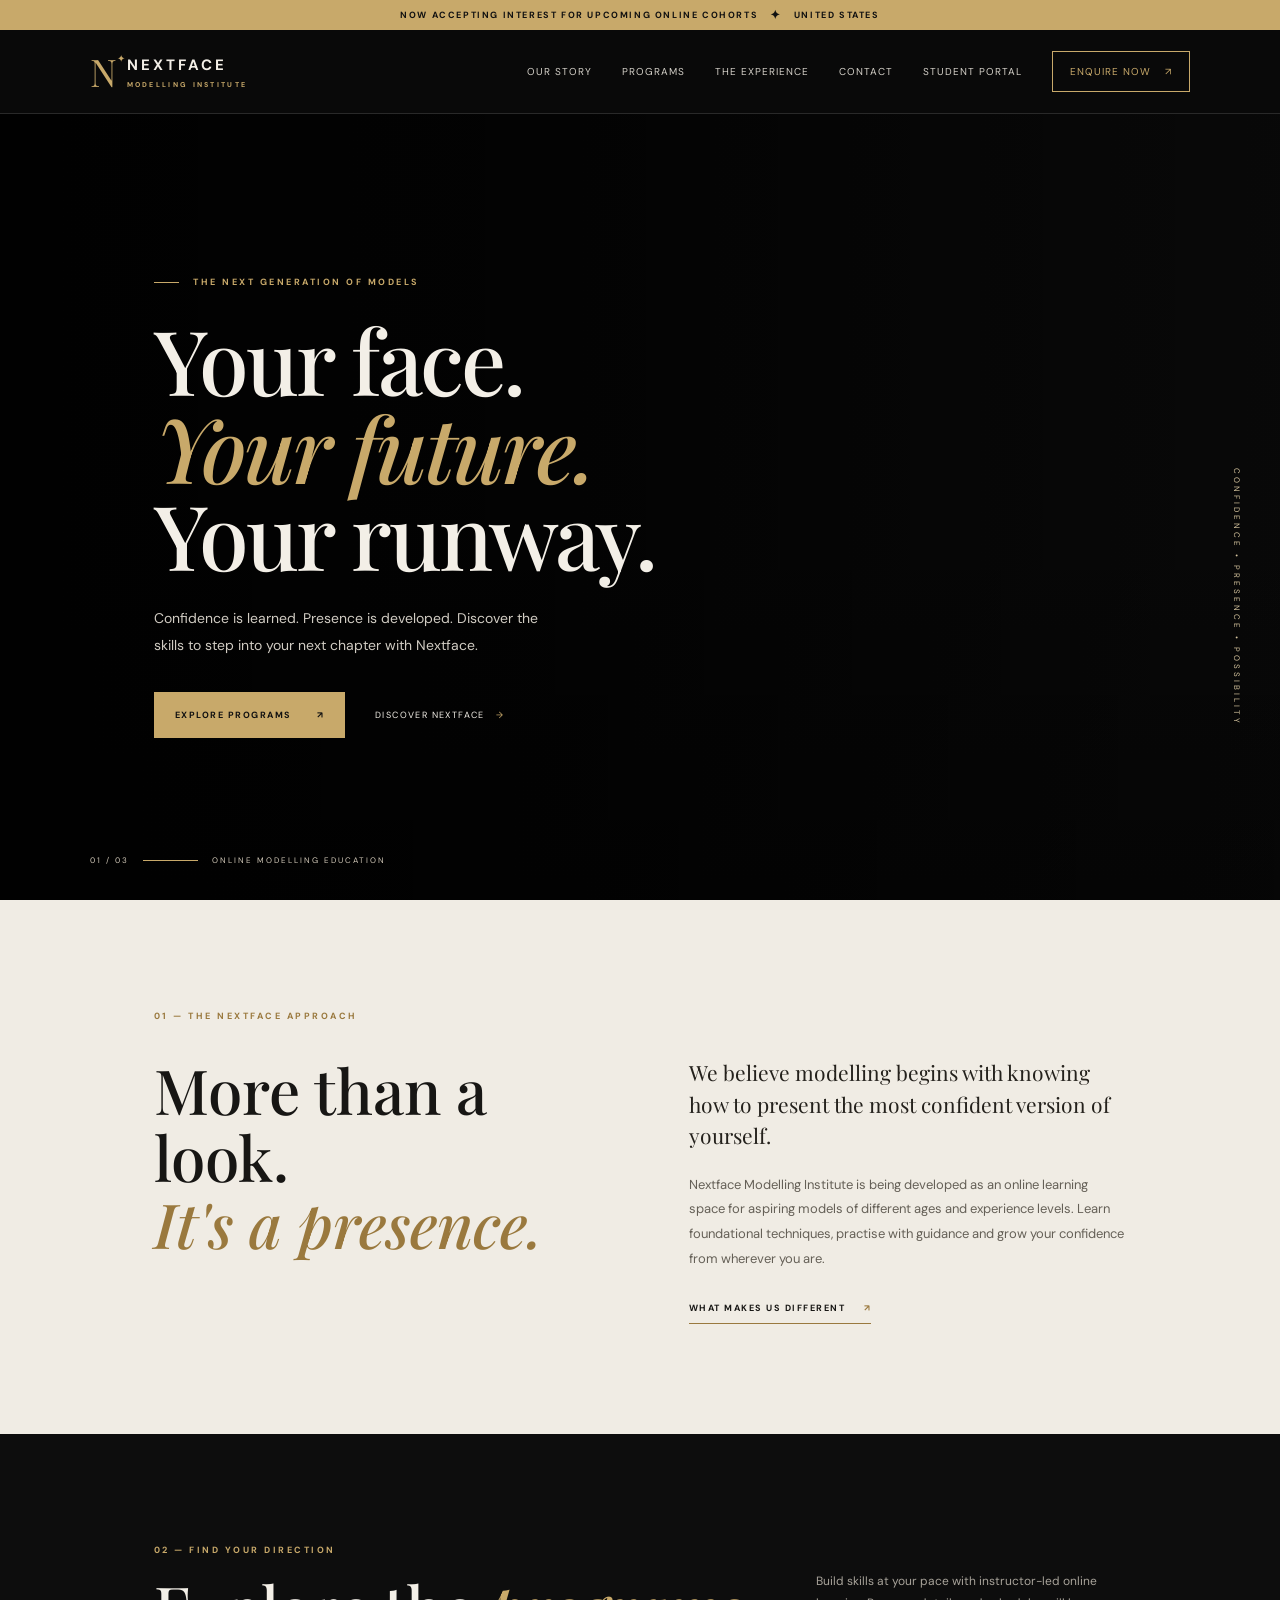
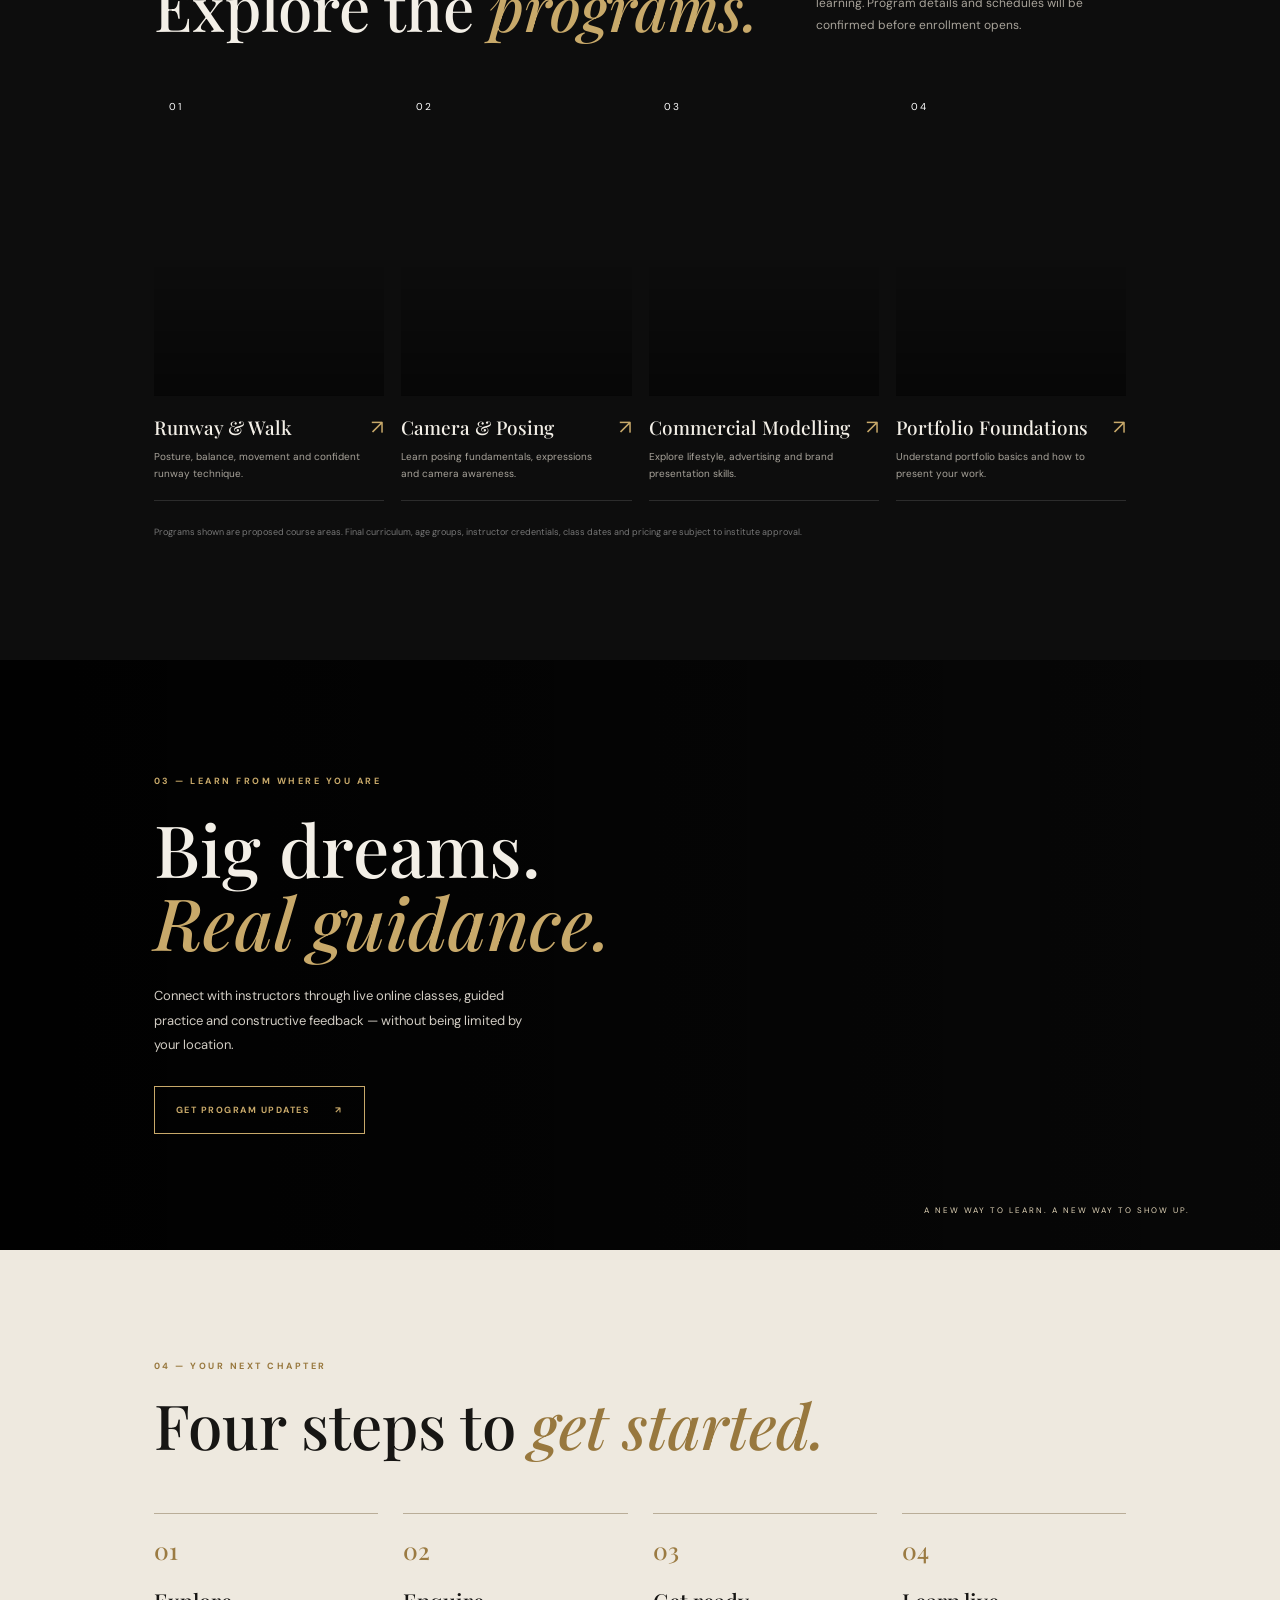
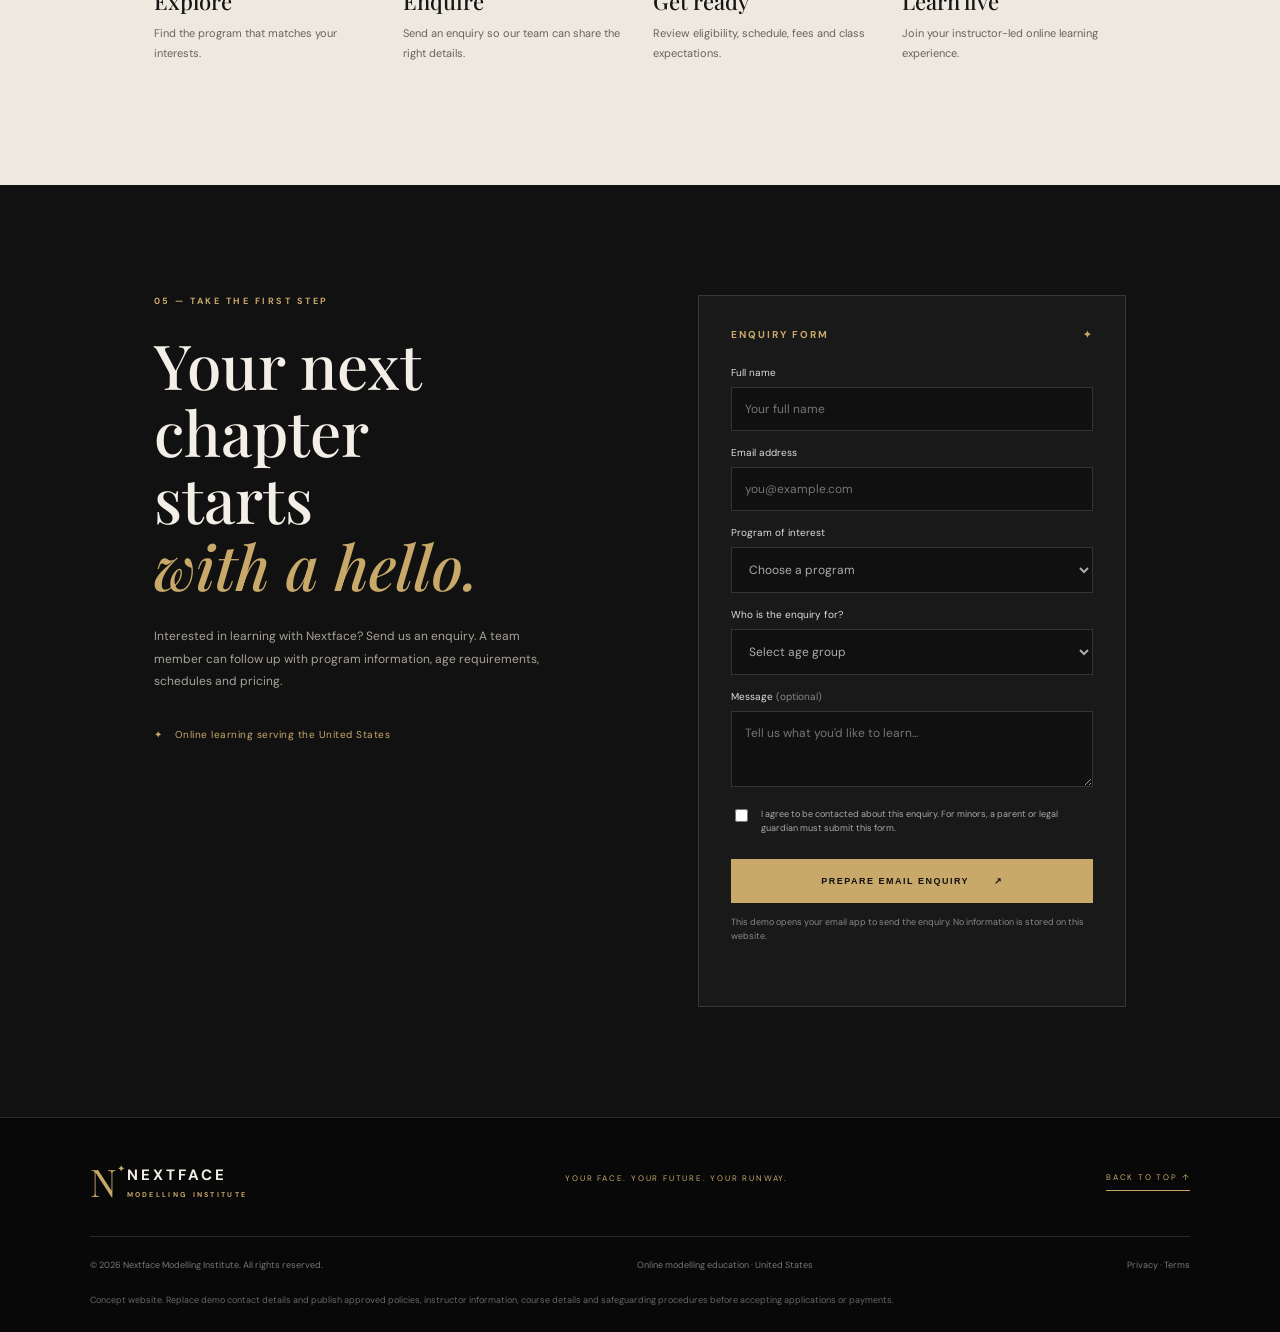
<file: index.html>
<!DOCTYPE html>
<html lang="en">
<head>
  <meta charset="UTF-8">
  <meta name="viewport" content="width=device-width, initial-scale=1.0">
  <meta name="description" content="Nextface Modelling Institute — develop your confidence, presence and modelling skills through live online training.">
  <meta name="theme-color" content="#090909">
  <title>Nextface Modelling Institute | Your Face. Your Future.</title>
  <link rel="preconnect" href="https://fonts.googleapis.com">
  <link rel="preconnect" href="https://fonts.gstatic.com" crossorigin>
  <link href="https://fonts.googleapis.com/css2?family=DM+Sans:wght@400;500;600;700&family=Playfair+Display:wght@500;600;700&display=swap" rel="stylesheet">
  <link rel="stylesheet" href="styles.css">
</head>
<body>
  <div class="announcement">NOW ACCEPTING INTEREST FOR UPCOMING ONLINE COHORTS <span>✦</span> UNITED STATES</div>
  <header class="site-header">
    <a class="brand" href="#home" aria-label="Nextface home">
      <span class="brand-mark">N<span>✦</span></span>
      <span class="brand-name">NEXTFACE<small>MODELLING INSTITUTE</small></span>
    </a>
    <button class="menu-toggle" aria-label="Open navigation" aria-expanded="false">☰</button>
    <nav class="nav">
      <a href="#about">Our Story</a><a href="#programs">Programs</a><a href="#experience">The Experience</a><a href="#contact">Contact</a><a href="auth.html">Student Portal</a>
      <a class="nav-cta" href="#apply">ENQUIRE NOW <span>↗</span></a>
    </nav>
  </header>

  <main>
    <section class="hero" id="home">
      <div class="hero-image"></div>
      <div class="hero-shade"></div>
      <div class="hero-content">
        <p class="eyebrow"><span></span> THE NEXT GENERATION OF MODELS</p>
        <h1>Your face.<br><em>Your future.</em><br>Your runway.</h1>
        <p class="hero-copy">Confidence is learned. Presence is developed. Discover the skills to step into your next chapter with Nextface.</p>
        <div class="hero-actions"><a class="button button-gold" href="#programs">EXPLORE PROGRAMS <span>↗</span></a><a class="text-link" href="#about">DISCOVER NEXTFACE <span>→</span></a></div>
      </div>
      <div class="hero-note"><span>01 / 03</span><i></i> ONLINE MODELLING EDUCATION</div>
      <div class="vertical-word">CONFIDENCE • PRESENCE • POSSIBILITY</div>
    </section>

    <section class="intro section-pad" id="about">
      <div class="section-kicker">01 — THE NEXTFACE APPROACH</div>
      <div class="intro-grid">
        <h2>More than a look.<br><em>It's a presence.</em></h2>
        <div class="intro-text"><p class="lead">We believe modelling begins with knowing how to present the most confident version of yourself.</p><p>Nextface Modelling Institute is being developed as an online learning space for aspiring models of different ages and experience levels. Learn foundational techniques, practise with guidance and grow your confidence from wherever you are.</p><a class="under-link" href="#experience">WHAT MAKES US DIFFERENT <span>↗</span></a></div>
      </div>
    </section>

    <section class="programs section-pad" id="programs">
      <div class="section-top"><div><div class="section-kicker">02 — FIND YOUR DIRECTION</div><h2>Explore the <em>programs.</em></h2></div><p>Build skills at your pace with instructor-led online learning. Program details and schedules will be confirmed before enrollment opens.</p></div>
      <div class="program-grid">
        <article class="program-card">
          <div class="program-photo photo-runway"><span>01</span></div><div class="program-info"><div><h3>Runway & Walk</h3><p>Posture, balance, movement and confident runway technique.</p></div><span class="round-arrow">↗</span></div>
        </article>
        <article class="program-card">
          <div class="program-photo photo-camera"><span>02</span></div><div class="program-info"><div><h3>Camera & Posing</h3><p>Learn posing fundamentals, expressions and camera awareness.</p></div><span class="round-arrow">↗</span></div>
        </article>
        <article class="program-card">
          <div class="program-photo photo-commercial"><span>03</span></div><div class="program-info"><div><h3>Commercial Modelling</h3><p>Explore lifestyle, advertising and brand presentation skills.</p></div><span class="round-arrow">↗</span></div>
        </article>
        <article class="program-card">
          <div class="program-photo photo-portfolio"><span>04</span></div><div class="program-info"><div><h3>Portfolio Foundations</h3><p>Understand portfolio basics and how to present your work.</p></div><span class="round-arrow">↗</span></div>
        </article>
      </div>
      <p class="fine-print">Programs shown are proposed course areas. Final curriculum, age groups, instructor credentials, class dates and pricing are subject to institute approval.</p>
    </section>

    <section class="quote-band" id="experience">
      <div class="quote-image"></div><div class="quote-overlay"></div>
      <div class="quote-content"><div class="section-kicker">03 — LEARN FROM WHERE YOU ARE</div><h2>Big dreams.<br><em>Real guidance.</em></h2><p>Connect with instructors through live online classes, guided practice and constructive feedback — without being limited by your location.</p><a class="button button-outline" href="#apply">GET PROGRAM UPDATES <span>↗</span></a></div>
      <div class="quote-caption">A NEW WAY TO LEARN. A NEW WAY TO SHOW UP.</div>
    </section>

    <section class="steps section-pad">
      <div class="section-kicker">04 — YOUR NEXT CHAPTER</div><h2>Four steps to <em>get started.</em></h2>
      <div class="steps-grid">
        <div><b>01</b><h3>Explore</h3><p>Find the program that matches your interests.</p></div>
        <div><b>02</b><h3>Enquire</h3><p>Send an enquiry so our team can share the right details.</p></div>
        <div><b>03</b><h3>Get ready</h3><p>Review eligibility, schedule, fees and class expectations.</p></div>
        <div><b>04</b><h3>Learn live</h3><p>Join your instructor-led online learning experience.</p></div>
      </div>
    </section>

    <section class="apply-section section-pad" id="apply">
      <div class="apply-copy"><div class="section-kicker">05 — TAKE THE FIRST STEP</div><h2>Your next chapter<br>starts <em>with a hello.</em></h2><p>Interested in learning with Nextface? Send us an enquiry. A team member can follow up with program information, age requirements, schedules and pricing.</p><div class="contact-detail"><span>✦</span> Online learning serving the United States</div></div>
      <form class="enquiry-form" id="enquiryForm">
        <div class="form-heading">ENQUIRY FORM <span>✦</span></div>
        <label for="name">Full name</label><input id="name" name="name" type="text" placeholder="Your full name" required>
        <label for="email">Email address</label><input id="email" name="email" type="email" placeholder="you@example.com" required>
        <label for="interest">Program of interest</label><select id="interest" name="interest" required><option value="">Choose a program</option><option>Runway & Walk</option><option>Camera & Posing</option><option>Commercial Modelling</option><option>Portfolio Foundations</option><option>I'm not sure yet</option></select>
        <label for="agegroup">Who is the enquiry for?</label><select id="agegroup" name="agegroup" required><option value="">Select age group</option><option>Adult (18+)</option><option>Teen (13–17) — parent/guardian enquiry</option><option>Child (under 13) — parent/guardian enquiry</option></select>
        <label for="message">Message <span class="optional">(optional)</span></label><textarea id="message" name="message" rows="3" placeholder="Tell us what you'd like to learn..."></textarea>
        <label class="consent"><input type="checkbox" id="consent" required><span>I agree to be contacted about this enquiry. For minors, a parent or legal guardian must submit this form.</span></label>
        <button class="button button-gold submit-button" type="submit">PREPARE EMAIL ENQUIRY <span>↗</span></button>
        <p class="form-note">This demo opens your email app to send the enquiry. No information is stored on this website.</p>
        <p class="form-status" id="formStatus" role="status"></p>
      </form>
    </section>
  </main>

  <footer id="contact">
    <div class="footer-top"><a class="brand footer-brand" href="#home"><span class="brand-mark">N<span>✦</span></span><span class="brand-name">NEXTFACE<small>MODELLING INSTITUTE</small></span></a><p>YOUR FACE. YOUR FUTURE. YOUR RUNWAY.</p><a href="#home" class="back-top">BACK TO TOP ↑</a></div>
    <div class="footer-bottom"><span>© <span id="year"></span> Nextface Modelling Institute. All rights reserved.</span><span>Online modelling education · United States</span><span>Privacy · Terms</span></div>
    <p class="disclaimer">Concept website. Replace demo contact details and publish approved policies, instructor information, course details and safeguarding procedures before accepting applications or payments.</p>
  </footer>
  <script type="module" src="index.js"></script>
</body>
</html>
</file>
<file: styles.css>
*{box-sizing:border-box} :root{--black:#090909;--panel:#111;--gold:#c8a96a;--gold-light:#e2ca91;--cream:#f3efe7;--muted:#a8a39a;--line:rgba(255,255,255,.13)} html{scroll-behavior:smooth;scroll-padding-top:90px} body{margin:0;background:var(--black);color:var(--cream);font-family:"DM Sans",sans-serif} a{color:inherit;text-decoration:none}.announcement{height:30px;background:var(--gold);color:#111;display:flex;justify-content:center;align-items:center;gap:12px;font-size:9px;font-weight:700;letter-spacing:1.6px}.announcement span{font-size:12px}.site-header{height:84px;padding:0 7%;display:flex;align-items:center;justify-content:space-between;background:#090909;position:sticky;top:0;z-index:20;border-bottom:1px solid var(--line)}.brand{display:flex;align-items:center;gap:10px}.brand-mark{font-family:"Playfair Display",serif;font-size:38px;color:var(--gold);line-height:1;position:relative}.brand-mark span{font-family:Arial;font-size:10px;position:absolute;right:-8px;top:1px}.brand-name{font-size:15px;letter-spacing:3px;font-weight:700}.brand-name small{display:block;font-size:7px;letter-spacing:2.3px;color:var(--gold);margin-top:5px}.nav{display:flex;align-items:center;gap:30px;font-size:10px;letter-spacing:1px;text-transform:uppercase}.nav a:not(.nav-cta){color:#d4d0c8}.nav a:hover,.text-link:hover{color:var(--gold)}.nav-cta{border:1px solid var(--gold);padding:13px 17px;color:var(--gold)}.nav-cta span{margin-left:10px}.menu-toggle{display:none;background:none;border:0;color:var(--gold);font-size:26px}.hero{min-height:680px;height:calc(100vh - 114px);max-height:850px;position:relative;display:flex;align-items:center;overflow:hidden}.hero-image{position:absolute;inset:0;background:url("https://images.unsplash.com/photo-1539109136881-3be0616acf4b?auto=format&fit=crop&w=2200&q=85") center 35%/cover no-repeat;filter:grayscale(100%)}.hero-shade{position:absolute;inset:0;background:linear-gradient(90deg,rgba(0,0,0,.91) 0%,rgba(0,0,0,.7) 42%,rgba(0,0,0,.08) 100%),linear-gradient(0deg,rgba(0,0,0,.35),transparent 50%)}.hero-content{position:relative;margin-left:12%;max-width:610px;padding:70px 0}.eyebrow,.section-kicker{font-size:9px;letter-spacing:2.5px;color:var(--gold);font-weight:700}.eyebrow span{display:inline-block;width:25px;height:1px;background:var(--gold);vertical-align:middle;margin-right:10px}h1,h2,h3,p{margin-top:0}h1,h2{font-family:"Playfair Display",serif;font-weight:500}h1{font-size:clamp(58px,7vw,100px);line-height:.98;letter-spacing:-3px;margin:27px 0}h1 em,h2 em{color:var(--gold);font-weight:500}.hero-copy{max-width:390px;color:#d1ccc3;font-size:14px;line-height:1.9}.hero-actions{display:flex;align-items:center;gap:30px;margin-top:34px}.button{display:inline-flex;align-items:center;justify-content:center;gap:25px;padding:17px 21px;font-size:9px;font-weight:700;letter-spacing:1.5px;border:0;cursor:pointer}.button-gold{background:var(--gold);color:#111}.button-gold:hover{background:var(--gold-light)}.text-link{font-size:9px;letter-spacing:1.4px}.text-link span{color:var(--gold);margin-left:8px}.hero-note{position:absolute;bottom:35px;left:7%;font-size:8px;letter-spacing:2px;color:#d1c8b8;display:flex;align-items:center;gap:14px}.hero-note i{width:55px;height:1px;background:var(--gold)}.vertical-word{position:absolute;right:3%;top:45%;writing-mode:vertical-rl;font-size:8px;letter-spacing:3px;color:#d6c59f}.section-pad{padding:110px 12%}.intro{background:#f0ece4;color:#171614}.intro .section-kicker{color:#9a793e}.intro-grid{display:grid;grid-template-columns:1fr 1fr;gap:10%;margin-top:35px}.intro h2,.section-top h2,.steps h2,.apply-copy h2{font-size:clamp(38px,5vw,62px);line-height:1.08;margin:0}.intro h2 em{color:#9a793e}.intro-text{max-width:480px}.intro-text p{font-size:13px;line-height:1.9;color:#656057}.intro-text .lead{font-family:"Playfair Display",serif;font-size:21px;line-height:1.5;color:#24211c}.under-link{display:inline-block;margin-top:18px;padding-bottom:9px;border-bottom:1px solid #9a793e;font-size:9px;letter-spacing:1.5px;font-weight:700}.under-link span{margin-left:15px;color:#9a793e}.programs{background:#0d0d0d}.section-top{display:flex;align-items:end;justify-content:space-between;gap:40px;margin-bottom:45px}.section-top h2{margin-top:18px}.section-top>p{max-width:310px;color:var(--muted);font-size:12px;line-height:1.8;margin-bottom:5px}.program-grid{display:grid;grid-template-columns:repeat(4,1fr);gap:17px}.program-card{min-width:0}.program-photo{height:310px;position:relative;background-size:cover;background-position:center;filter:grayscale(100%)}.program-photo:after{content:"";position:absolute;inset:0;background:linear-gradient(0deg,rgba(0,0,0,.5),transparent 45%)}.program-photo>span{position:absolute;z-index:1;top:14px;left:15px;color:#fff;font-size:10px;letter-spacing:2px}.photo-runway{background-image:url("https://images.unsplash.com/photo-1509631179647-0177331693ae?auto=format&fit=crop&w=700&q=80")}.photo-camera{background-image:url("https://images.unsplash.com/photo-1529139574466-a303027c1d8b?auto=format&fit=crop&w=700&q=80")}.photo-commercial{background-image:url("https://images.unsplash.com/photo-1534528741775-53994a69daeb?auto=format&fit=crop&w=700&q=80")}.photo-portfolio{background-image:url("https://images.unsplash.com/photo-1531123897727-8f129e1688ce?auto=format&fit=crop&w=700&q=80")}.program-info{padding:18px 0;display:flex;justify-content:space-between;gap:10px;border-bottom:1px solid var(--line)}.program-info h3{font-family:"Playfair Display",serif;font-size:19px;font-weight:500;margin:0 0 8px}.program-info p{font-size:10px;line-height:1.7;color:var(--muted);margin:0}.round-arrow{color:var(--gold);font-size:20px}.fine-print{font-size:9px;line-height:1.7;color:#777;margin-top:24px}.quote-band{min-height:590px;position:relative;display:flex;align-items:center;overflow:hidden}.quote-image{position:absolute;inset:0;background:url("https://images.unsplash.com/photo-1524504388940-b1c1722653e1?auto=format&fit=crop&w=2000&q=85") center 30%/cover;filter:grayscale(100%)}.quote-overlay{position:absolute;inset:0;background:linear-gradient(90deg,rgba(0,0,0,.93),rgba(0,0,0,.45) 65%,rgba(0,0,0,.2))}.quote-content{position:relative;margin-left:12%;max-width:470px;padding:90px 0}.quote-content h2{font-size:clamp(48px,6vw,72px);line-height:1.02;margin:25px 0}.quote-content p{font-size:13px;line-height:1.9;color:#d1ccc3;max-width:390px;margin-bottom:28px}.button-outline{border:1px solid var(--gold);color:var(--gold);background:transparent}.button-outline:hover{background:var(--gold);color:#111}.quote-caption{position:absolute;right:7%;bottom:35px;font-size:8px;letter-spacing:2px;color:#e2d5b9}.steps{background:#eee9df;color:#171614}.steps .section-kicker{color:#98783e}.steps h2{margin:20px 0 55px}.steps h2 em{color:#98783e}.steps-grid{display:grid;grid-template-columns:repeat(4,1fr);gap:25px}.steps-grid>div{border-top:1px solid #b9ad98;padding-top:20px}.steps-grid b{font-family:"Playfair Display",serif;color:#9b7b42;font-size:24px;font-weight:500}.steps-grid h3{font-family:"Playfair Display",serif;font-size:22px;font-weight:500;margin:20px 0 8px}.steps-grid p{font-size:11px;line-height:1.8;color:#69645b}.apply-section{display:grid;grid-template-columns:1fr 1fr;gap:12%;background:#111}.apply-copy h2{margin:25px 0}.apply-copy h2 em{display:inline-block}.apply-copy>p{max-width:390px;color:var(--muted);font-size:12px;line-height:1.9}.contact-detail{margin-top:35px;color:var(--gold);font-size:10px;letter-spacing:.5px}.contact-detail span{margin-right:9px}.enquiry-form{background:#191919;border:1px solid var(--line);padding:32px}.form-heading{font-size:10px;letter-spacing:2px;color:var(--gold);margin-bottom:25px;font-weight:700}.form-heading span{float:right}.enquiry-form label{display:block;font-size:10px;color:#ddd;margin:15px 0 8px}.enquiry-form input:not([type=checkbox]),.enquiry-form select,.enquiry-form textarea{width:100%;background:#101010;border:1px solid #37332d;padding:13px;color:#eee;font:12px "DM Sans",sans-serif;outline:none;border-radius:0}.enquiry-form input:focus,.enquiry-form select:focus,.enquiry-form textarea:focus{border-color:var(--gold)}.enquiry-form select{color:#aaa}.enquiry-form textarea{resize:vertical}.optional{color:#888}.enquiry-form .consent{display:flex;align-items:flex-start;gap:10px;color:#aaa;line-height:1.6;font-size:9px}.consent input{accent-color:var(--gold);margin-top:2px}.submit-button{width:100%;margin-top:15px}.form-note,.form-status{font-size:9px;line-height:1.6;color:#888;margin:12px 0 0}.form-status{color:var(--gold)}footer{padding:45px 7% 25px;background:#080808;border-top:1px solid var(--line)}.footer-top{display:flex;justify-content:space-between;align-items:center;padding-bottom:35px;border-bottom:1px solid var(--line)}.footer-top>p,.back-top{font-size:8px;letter-spacing:1.8px;color:var(--gold)}.back-top{border-bottom:1px solid var(--gold);padding-bottom:8px}.footer-bottom{display:flex;justify-content:space-between;gap:15px;padding-top:22px;color:#777;font-size:9px}.disclaimer{max-width:850px;color:#666;font-size:9px;line-height:1.6;margin:22px 0 0}
@media(max-width:900px){.site-header{padding:0 5%}.nav{gap:16px}.section-pad{padding:85px 7%}.program-grid{grid-template-columns:repeat(2,1fr)}.program-photo{height:350px}.hero-content,.quote-content{margin-left:8%}.apply-section{gap:6%}}
@media(max-width:650px){.announcement{font-size:7px;letter-spacing:1px}.site-header{height:72px}.menu-toggle{display:block}.nav{display:none;position:absolute;top:72px;left:0;right:0;background:#0c0c0c;padding:25px 7%;flex-direction:column;align-items:stretch;border-bottom:1px solid var(--line)}.nav.open{display:flex}.nav a{padding:10px 0}.nav .nav-cta{text-align:center;margin-top:8px}.hero{min-height:650px;height:calc(100svh - 102px)}.hero-image{background-position:58% center}.hero-shade{background:linear-gradient(90deg,rgba(0,0,0,.88),rgba(0,0,0,.43)),linear-gradient(0deg,rgba(0,0,0,.35),transparent)}.hero-content{margin:0;padding:55px 7%}.hero h1{font-size:64px}.hero-copy{font-size:12px;max-width:320px}.hero-actions{align-items:flex-start;flex-direction:column;gap:20px}.vertical-word{display:none}.hero-note{left:7%;font-size:7px}.section-pad{padding:75px 7%}.intro-grid,.apply-section{grid-template-columns:1fr;gap:30px}.intro-grid{margin-top:25px}.intro h2,.section-top h2,.steps h2,.apply-copy h2{font-size:43px}.section-top{display:block}.section-top>p{margin-top:20px}.program-grid{gap:25px 13px}.program-photo{height:235px}.program-info h3{font-size:17px}.program-info p{font-size:9px}.quote-band{min-height:550px}.quote-content{margin:0;padding:75px 7%}.quote-caption{left:7%;right:auto;font-size:7px}.steps-grid{grid-template-columns:repeat(2,1fr);gap:30px 20px}.steps h2{margin-bottom:40px}.enquiry-form{padding:23px}.footer-top{align-items:flex-start;gap:20px;flex-wrap:wrap}.footer-top>p{width:100%;order:3}.footer-bottom{flex-direction:column;gap:10px}.disclaimer{font-size:8px}}
@media(max-width:380px){.hero h1{font-size:55px}.program-photo{height:200px}.program-grid{gap:20px 10px}.program-info h3{font-size:15px}}

/* Phase 2 account pages */
.account-page{min-height:100vh;background:radial-gradient(circle at 80% 10%,#282116 0,transparent 32%),#090909;padding:35px 6%;display:flex;align-items:center;justify-content:center}.account-shell{width:min(100%,540px);background:#151515;border:1px solid rgba(200,169,106,.35);padding:clamp(24px,5vw,42px);box-shadow:0 24px 80px rgba(0,0,0,.35)}.account-brand{display:flex;justify-content:center;margin-bottom:28px}.account-shell h1{font-size:clamp(34px,7vw,48px);letter-spacing:-1px;text-align:center;margin:0 0 12px}.account-intro{text-align:center;color:#aaa;font-size:12px;line-height:1.8;margin:0 auto 28px;max-width:390px}.account-tabs{display:grid;grid-template-columns:1fr 1fr;border-bottom:1px solid var(--line);margin-bottom:22px}.account-tabs a{text-align:center;padding:13px;font-size:10px;letter-spacing:1px;color:#aaa}.account-tabs a.active{color:var(--gold);border-bottom:2px solid var(--gold)}.account-form label{display:block;font-size:10px;color:#ddd;margin:15px 0 8px}.account-form input,.account-form select{width:100%;background:#0d0d0d;border:1px solid #39352e;color:#eee;padding:14px;font:13px "DM Sans",sans-serif;border-radius:0}.account-form input:focus,.account-form select:focus{outline:1px solid var(--gold);border-color:var(--gold)}.account-form .button{width:100%;margin-top:22px}.account-note{font-size:10px;color:#8e887e;line-height:1.7;margin-top:18px}.account-status{min-height:22px;color:var(--gold);font-size:11px;line-height:1.6;margin-top:14px}.account-back{text-align:center;margin-top:24px;font-size:10px;color:#aaa}.account-back a{color:var(--gold)}.account-check{display:flex!important;gap:10px;align-items:flex-start;line-height:1.6;color:#aaa!important}.account-check input{width:auto;margin-top:2px;accent-color:var(--gold)}.dashboard-wrap{max-width:900px;margin:0 auto;padding:50px 7%}.dashboard-panel{background:#151515;border:1px solid var(--line);padding:28px;margin-top:25px}.dashboard-panel h2{font-family:"Playfair Display",serif;font-weight:500;color:var(--gold)}.dashboard-top{display:flex;justify-content:space-between;align-items:center;gap:20px}.dashboard-muted{color:#aaa;font-size:12px;line-height:1.8}.dashboard-action{border:1px solid var(--gold);background:transparent;color:var(--gold);padding:12px 16px;font-size:10px;letter-spacing:1px;cursor:pointer}.dashboard-action:hover{background:var(--gold);color:#111}

/* Nextface student + admin portal */
.portal-body{background:#0b0b0b;color:#f2eee6;min-height:100vh}.portal-header{height:78px;padding:0 5%;display:flex;align-items:center;justify-content:space-between;border-bottom:1px solid var(--line);background:#090909;position:sticky;top:0;z-index:30}.portal-head-actions{display:flex;align-items:center;gap:18px;color:var(--gold);font-size:9px;letter-spacing:1.5px}.portal-layout{display:grid;grid-template-columns:245px minmax(0,1fr);max-width:1600px;margin:auto;min-height:calc(100vh - 78px)}.portal-sidebar{border-right:1px solid var(--line);padding:25px 15px;display:flex;flex-direction:column;background:#101010}.portal-user{display:flex;align-items:center;gap:12px;padding:10px 9px 25px;border-bottom:1px solid var(--line);margin-bottom:18px}.portal-user strong,.portal-user small{display:block;max-width:150px;overflow:hidden;text-overflow:ellipsis}.portal-user strong{font-size:12px}.portal-user small{font-size:9px;color:#888;margin-top:5px}.avatar{width:38px;height:38px;border-radius:50%;display:grid;place-items:center;background:#c8a96a;color:#111;font-family:Georgia,serif;font-size:17px}.portal-nav{display:flex;align-items:center;gap:13px;padding:13px 12px;color:#aaa;font-size:11px;border-left:2px solid transparent}.portal-nav:hover,.portal-nav.active{background:#201d17;color:var(--gold);border-left-color:var(--gold)}.sidebar-foot{margin-top:auto;padding:25px 10px 5px;color:#777;font-size:8px;letter-spacing:1.5px;line-height:2}.sidebar-foot span{color:var(--gold);letter-spacing:.5px}.portal-main{padding:42px clamp(20px,4vw,65px);min-width:0;max-width:1300px;width:100%}.portal-welcome{display:flex;justify-content:space-between;align-items:end;gap:20px;margin-bottom:28px}.portal-welcome h1{font-size:clamp(38px,5vw,58px);margin:14px 0 8px;letter-spacing:-1px}.portal-welcome h1 em{color:var(--gold)}.portal-date{color:#aaa;font-size:10px;text-align:right}.portal-alert{border:1px solid rgba(200,169,106,.35);background:#211d16;color:#d8bd7b;padding:13px 16px;font-size:11px;line-height:1.6;margin:15px 0 22px}.portal-alert[hidden]{display:none}.portal-stats{display:grid;grid-template-columns:repeat(4,minmax(0,1fr));gap:13px;margin-bottom:20px}.portal-stat,.portal-card,.portal-course{background:#141414;border:1px solid var(--line);padding:20px}.portal-stat span{display:block;color:#aaa;font-size:8px;letter-spacing:1.3px}.portal-stat strong{display:block;color:var(--gold-light);font:26px Georgia,serif;margin:12px 0 5px;overflow-wrap:anywhere}.portal-stat small{font-size:9px;color:#777}.portal-two-col{display:grid;grid-template-columns:1fr 1fr;gap:16px}.portal-card{margin-bottom:16px}.portal-card h2,.portal-card h3,.portal-section-title h2,.portal-view>h2,.admin-view h2{font-family:"Playfair Display",Georgia,serif;font-weight:500;color:var(--gold-light);margin:0 0 15px}.portal-card h2,.admin-view h2{font-size:23px}.portal-card h3{font-size:19px}.portal-card-head{display:flex;justify-content:space-between;align-items:center;gap:12px;margin-bottom:13px}.portal-card-head h2,.portal-card-head h3{margin:0}.portal-card-head a{color:var(--gold);font-size:9px}.portal-list{min-height:50px}.portal-row{display:flex;align-items:center;justify-content:space-between;gap:12px;padding:14px 0;border-top:1px solid var(--line)}.row-main{min-width:0;flex:1}.row-main strong,.row-main small{display:block}.row-main strong{font-size:11px}.row-main small{font-size:9px;color:#888;margin-top:5px;line-height:1.5}.row-date{width:95px;flex-shrink:0;color:var(--gold)}.row-date strong,.row-date small{display:block;font-size:10px}.row-date small{color:#999;margin-top:5px}.status-chip{display:inline-block;border:1px solid rgba(200,169,106,.35);color:var(--gold);padding:5px 8px;font-size:8px;text-transform:uppercase;letter-spacing:.7px;white-space:nowrap}.empty-state{color:#888;font-size:11px;line-height:1.8;padding:18px 0}.portal-view{display:none}.portal-view.active{display:block}.portal-view>h2{font-size:35px;margin:12px 0 22px}.portal-section-title{display:flex;justify-content:space-between;align-items:end;margin-bottom:20px}.portal-section-title h2{font-size:35px;margin:10px 0}.portal-cards{display:grid;grid-template-columns:repeat(2,minmax(0,1fr));gap:14px;margin-bottom:20px}.portal-course{margin:0}.course-topline{font-size:8px;letter-spacing:1.5px;color:var(--gold);margin-bottom:12px}.portal-course h3{font:22px Georgia,serif;color:#f1e9d9;margin:0 0 10px}.portal-course p{font-size:10px;line-height:1.8;color:#999;min-height:35px}.course-meta{display:flex;justify-content:space-between;gap:10px;color:#d6c6a4;font-size:9px;padding:12px 0;border-top:1px solid var(--line);margin:10px 0}.portal-table-wrap{overflow:auto}.portal-table{width:100%;border-collapse:collapse;font-size:10px;min-width:460px}.portal-table th,.portal-table td{text-align:left;padding:13px 10px;border-bottom:1px solid var(--line)}.portal-table th{color:var(--gold);font-weight:500}.portal-table td{color:#ccc}.profile-details p{display:flex;justify-content:space-between;gap:15px;border-bottom:1px solid var(--line);padding:12px 0;font-size:11px}.profile-details p:last-child{border:0}.profile-details span{color:#888}.profile-details strong{text-align:right;overflow-wrap:anywhere}.portal-note{font-size:9px;line-height:1.8;color:#888;margin:20px 0}.portal-footer{padding:35px 0 10px;color:#777;font-size:9px}.admin-main{max-width:1150px;margin:auto;padding:45px 5%}.admin-main .portal-welcome{margin-bottom:28px}.admin-tabs{display:flex;gap:6px;overflow:auto;border-bottom:1px solid var(--line);margin-bottom:20px}.admin-tab{background:transparent;color:#aaa;border:0;border-bottom:2px solid transparent;padding:14px 16px;white-space:nowrap;font-size:10px;cursor:pointer}.admin-tab.active{color:var(--gold);border-bottom-color:var(--gold)}.admin-view{display:none}.admin-view.active{display:block}.admin-form label{display:block;color:#ccc;font-size:10px;margin:14px 0}.admin-form input,.admin-form textarea,.admin-form select{display:block;width:100%;margin-top:7px;background:#0c0c0c;color:#eee;border:1px solid #39352e;padding:13px;font:12px Arial,sans-serif}.admin-form input:focus,.admin-form textarea:focus,.admin-form select:focus{outline:1px solid var(--gold);border-color:var(--gold)}.admin-form-grid{display:grid;grid-template-columns:1fr 1fr;gap:14px}.admin-check{display:flex!important;align-items:center;gap:9px}.admin-check input{width:auto;margin:0;accent-color:var(--gold)}.admin-form .button{margin-top:8px}.form-status{font-size:10px;min-height:18px}.account-back{padding:20px 0}.account-back a{color:var(--gold)}
@media(max-width:850px){.portal-layout{grid-template-columns:190px minmax(0,1fr)}.portal-stats{grid-template-columns:repeat(2,minmax(0,1fr))}.portal-main{padding:30px 22px}.portal-two-col{grid-template-columns:1fr}}
@media(max-width:600px){.portal-header{height:68px;padding:0 5%}.portal-header .brand-name{font-size:12px;letter-spacing:2px}.portal-head-actions{gap:8px;font-size:7px}.portal-head-actions .dashboard-action{padding:9px}.portal-layout{display:block}.portal-sidebar{position:relative;padding:8px 10px;border-right:0;border-bottom:1px solid var(--line)}.portal-user{display:none}.portal-sidebar nav{display:flex;overflow:auto;gap:4px}.portal-nav{flex:0 0 auto;border-left:0;border-bottom:2px solid transparent;padding:10px 12px;font-size:10px}.portal-nav.active{border-left:0;border-bottom-color:var(--gold)}.sidebar-foot{display:none}.portal-main{padding:28px 5%}.portal-welcome{display:block}.portal-date{text-align:left;margin-top:12px}.portal-welcome h1{font-size:40px}.portal-stats{gap:9px}.portal-stat{padding:14px}.portal-stat strong{font-size:22px}.portal-two-col,.portal-cards{grid-template-columns:1fr}.portal-card{padding:17px}.portal-view>h2{font-size:30px}.admin-main{padding:28px 5%}.admin-main .portal-welcome h1{font-size:38px}.admin-form-grid{grid-template-columns:1fr;gap:0}.portal-row{align-items:flex-start}.status-chip{font-size:7px}}

/* Admin course pricing controls */
.admin-row-actions{display:flex;flex-wrap:wrap;gap:.5rem;align-items:center;justify-content:flex-end}.course-admin-row{gap:1rem}.admin-row-actions .dashboard-action{white-space:nowrap}@media(max-width:640px){.course-admin-row{align-items:flex-start;flex-direction:column}.admin-row-actions{justify-content:flex-start;width:100%}}

.course-syllabus{padding-left:18px;margin:12px 0;color:#aaa;font-size:10px;line-height:1.9}.course-syllabus li{margin:3px 0}
</file>
